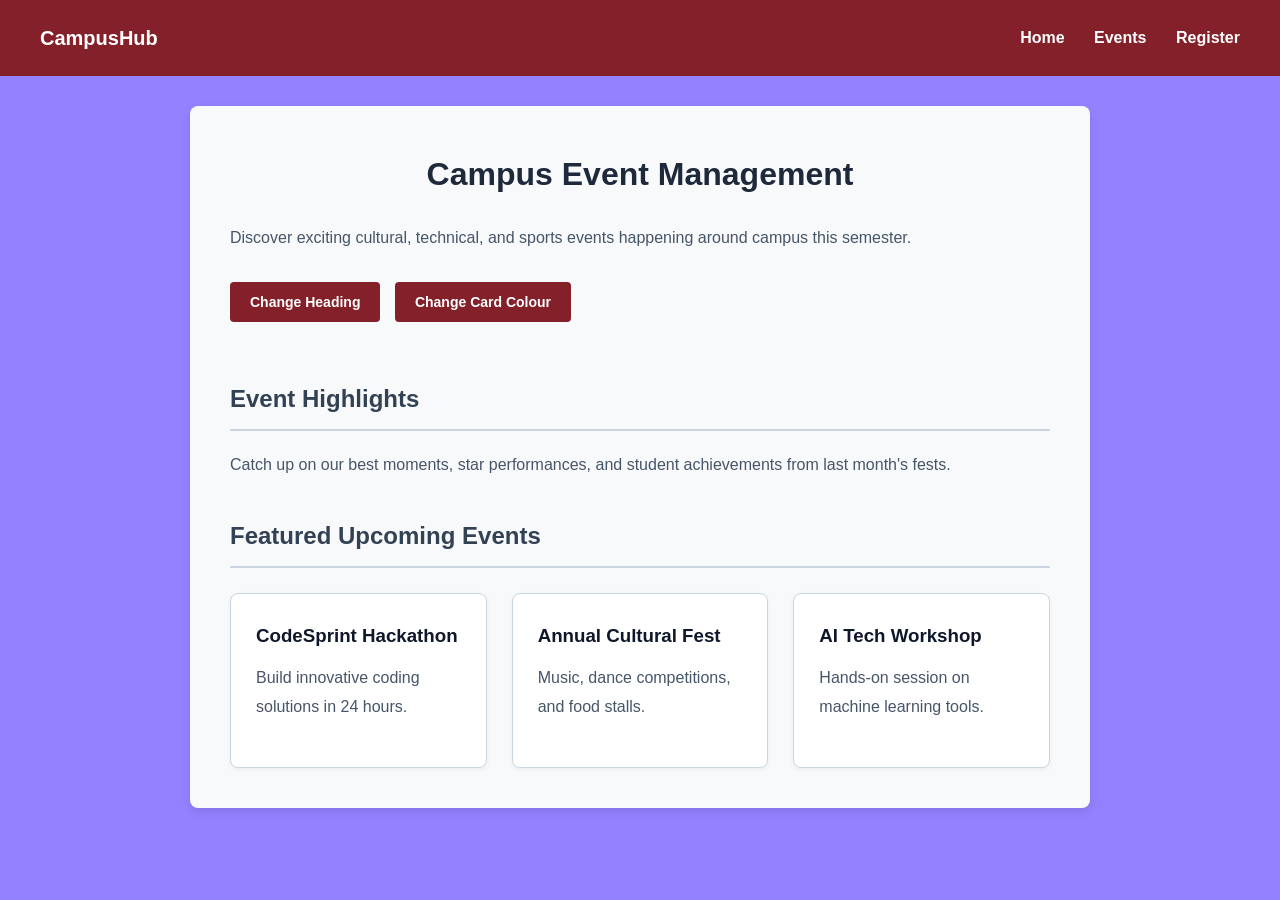
<file: index.html>
<!DOCTYPE html>
<html lang="en">
<head>
    <meta charset="UTF-8">
    <title>Campus Events - Home</title>
    <link rel="stylesheet" href="style.css">
</head>
<body>

    <nav>
        <div class="brand">CampusHub</div>
        <div class="nav-links">
            <a href="index.html">Home</a>
            <a href="events.html">Events</a>
            <a href="register.html">Register</a>
        </div>
    </nav>

    <div class="container">
        <h1 id="main-heading">Campus Event Management</h1>
        <p>Discover exciting cultural, technical, and sports events happening around campus this semester.</p>

        <button onclick="changeMainHeading()">Change Heading</button>
        <button onclick="changeCardColor()">Change Card Colour</button>
        <div id="highlights-section">
            <h2>Event Highlights</h2>
            <p>Catch up on our best moments, star performances, and student achievements from last month's fests.</p>
        </div>

        <h2>Featured Upcoming Events</h2>
        <div class="card-container">
            <div class="card" id="card-1">
                <h3>CodeSprint Hackathon</h3>
                <p>Build innovative coding solutions in 24 hours.</p>
            </div>
            <div class="card">
                <h3>Annual Cultural Fest</h3>
                <p>Music, dance competitions, and food stalls.</p>
            </div>
            <div class="card">
                <h3>AI Tech Workshop</h3>
                <p>Hands-on session on machine learning tools.</p>
            </div>
        </div>
    </div>

    <script src="script.js"></script>
</body>
</html>
</file>
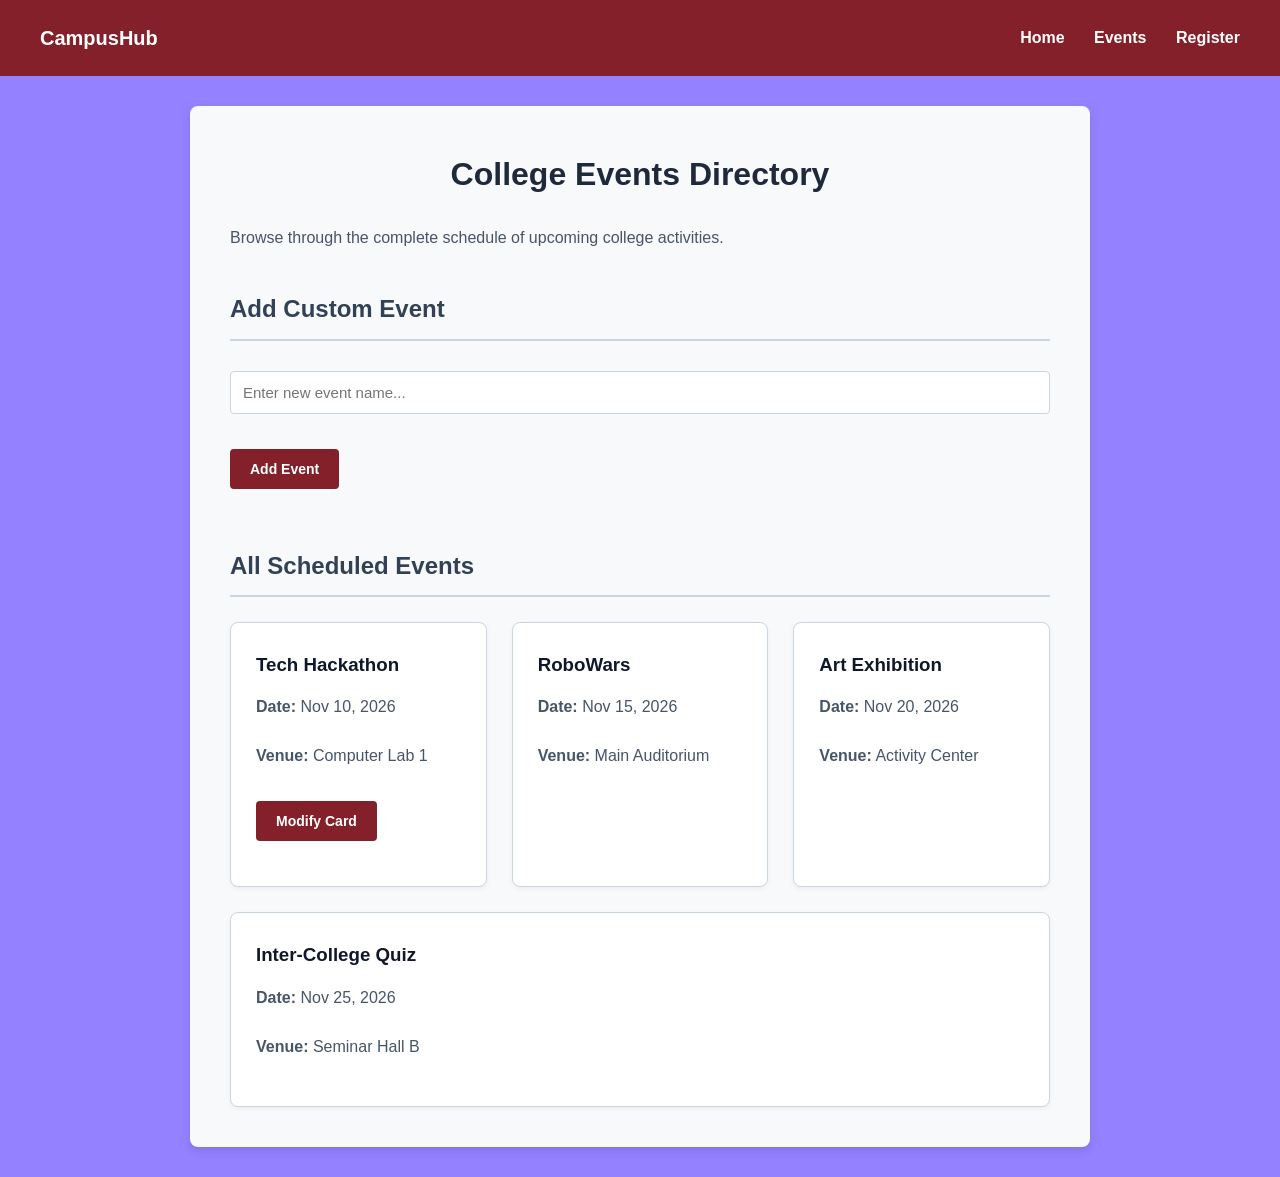
<file: events.html>
<!DOCTYPE html>
<html lang="en">
<head>
    <meta charset="UTF-8">
    <title>Campus Events - Directory</title>
    <link rel="stylesheet" href="style.css">
</head>
<body>

    <nav>
        <div class="brand">CampusHub</div>
        <div class="nav-links">
            <a href="index.html">Home</a>
            <a href="events.html">Events</a>
            <a href="register.html">Register</a>
        </div>
    </nav>

    <div class="container">
        <h1>College Events Directory</h1>
        <p>Browse through the complete schedule of upcoming college activities.</p>

        <h2>Add Custom Event</h2>
        <input type="text" id="newEventInput" placeholder="Enter new event name...">
        <button onclick="addNewEvent()">Add Event</button>
        <p id="eventDisplayArea" style="font-weight: bold;"></p>

        <h2>All Scheduled Events</h2>
        <div class="card-container">
            <div class="card">
                <h3 id="card2-title">Tech Hackathon</h3>
                <p><strong>Date:</strong> Nov 10, 2026</p>
                <p><strong>Venue:</strong> Computer Lab 1</p>
                <button onclick="modifyEventCard()">Modify Card</button>
            </div>
            <div class="card">
                <h3>RoboWars</h3>
                <p><strong>Date:</strong> Nov 15, 2026</p>
                <p><strong>Venue:</strong> Main Auditorium</p>
            </div>
            <div class="card">
                <h3>Art Exhibition</h3>
                <p><strong>Date:</strong> Nov 20, 2026</p>
                <p><strong>Venue:</strong> Activity Center</p>
            </div>
            <div class="card">
                <h3>Inter-College Quiz</h3>
                <p><strong>Date:</strong> Nov 25, 2026</p>
                <p><strong>Venue:</strong> Seminar Hall B</p>
            </div>
        </div>
    </div>

    <script src="script.js"></script>
</body>
</html>
</file>
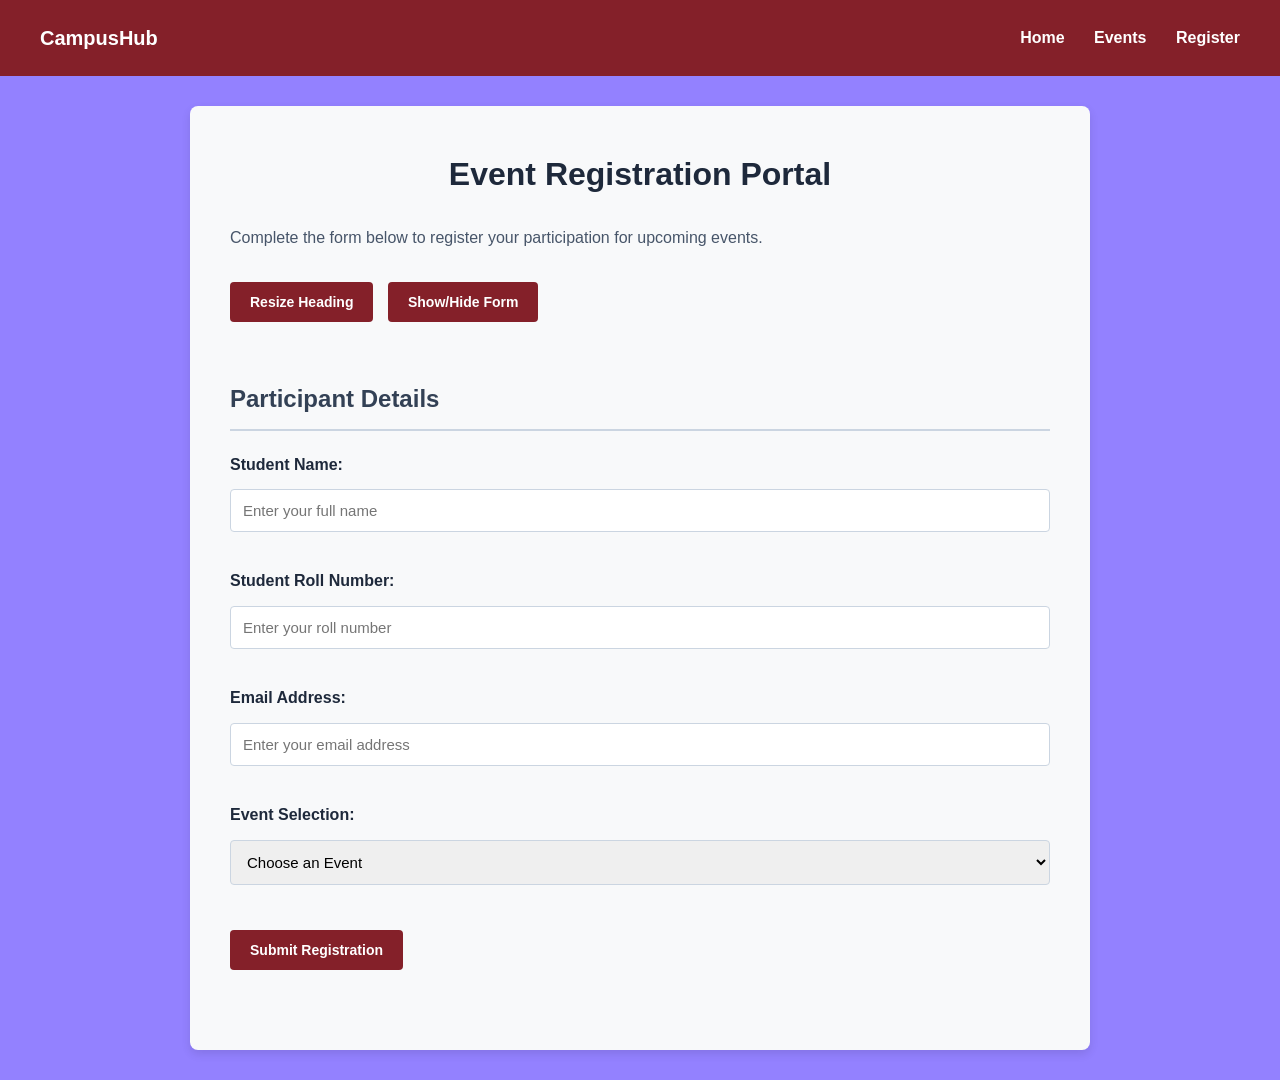
<file: register.html>
<!DOCTYPE html>
<html lang="en">
<head>
    <meta charset="UTF-8">
    <title>Campus Events - Register</title>
    <link rel="stylesheet" href="style.css">
</head>
<body>

    <nav>
        <div class="brand">CampusHub</div>
        <div class="nav-links">
            <a href="index.html">Home</a>
            <a href="events.html">Events</a>
            <a href="register.html">Register</a>
        </div>
    </nav>

    <div class="container">
        <h1 id="reg-heading">Event Registration Portal</h1>
        <p>Complete the form below to register your participation for upcoming events.</p>

        <button onclick="changeHeadingSize()">Resize Heading</button>
        <button onclick="toggleForm()">Show/Hide Form</button>

        <form id="registrationForm" onsubmit="handleRegistration(event)" style="margin-top: 20px;">
            <h2>Participant Details</h2>
            
            <label>Student Name:</label>
            <input type="text" id="studentName" placeholder="Enter your full name">

            <label>Student Roll Number:</label>
            <input type="text" id="rollNumber" placeholder="Enter your roll number">

            <label>Email Address:</label>
            <input type="email" id="email" placeholder="Enter your email address">

            <label>Event Selection:</label>
            <select id="eventChoice">
                <option value="">Choose an Event</option>
                <option value="Tech Hackathon">Tech Hackathon</option>
                <option value="RoboWars">RoboWars</option>
                <option value="Art Exhibition">Art Exhibition</option>
                <option value="Inter-College Quiz">Inter-College Quiz</option>
            </select>

            <button type="submit" style="margin-top: 20px;">Submit Registration</button>
        </form>

        <p id="regMessage" style="font-weight: bold; margin-top: 20px;"></p>
    </div>

    <script src="script.js"></script>
</body>
</html>
</file>
<file: style.css>
/* Base Layout & Reset */
* { box-sizing: border-box; margin: 0; padding: 0; font-family: 'Segoe UI', Tahoma, Geneva, Verdana, sans-serif; }
body { background-color: #9381ff; color: #333; line-height: 1.8; } /* Soft purple background like your reference */

/* Navigation Bar */
nav { background-color: #842029; display: flex; justify-content: space-between; align-items: center; padding: 20px 40px; margin-bottom: 30px; }
nav .brand { color: #fff; font-size: 20px; font-weight: bold; }
nav .nav-links a { color: #fff; text-decoration: none; margin-left: 25px; font-size: 16px; font-weight: 600; }
nav .nav-links a:hover { text-decoration: underline; }

/* Main Container Box with Generous Spacing */
.container { max-width: 900px; margin: 30px auto; padding: 40px; background: #f8f9fa; border-radius: 8px; box-shadow: 0 4px 10px rgba(0,0,0,0.1); }

/* Headings with spacing */
h1 { color: #1e293b; margin-bottom: 20px; font-size: 32px; text-align: center; }
h2 { color: #334155; margin: 35px 0 20px 0; font-size: 24px; border-bottom: 2px solid #cbd5e1; padding-bottom: 8px; }
p { margin-bottom: 20px; color: #475569; font-size: 16px; }

/* Flexbox Cards with internal padding and gaps */
.card-container { display: flex; gap: 25px; flex-wrap: wrap; margin-top: 25px; }
.card { background: #ffffff; border: 1px solid #cbd5e1; padding: 25px; flex: 1; min-width: 250px; border-radius: 8px; box-shadow: 0 2px 5px rgba(0,0,0,0.05); }
.card h3 { color: #0f172a; margin-bottom: 12px; }

/* Interactive Elements & Spacing */
button { background-color: #842029; color: white; border: none; padding: 12px 20px; border-radius: 4px; cursor: pointer; margin: 10px 10px 20px 0; font-weight: 600; font-size: 14px; }
button:hover { background-color: #60141b; }

input, select { width: 100%; padding: 12px; margin: 10px 0 25px 0; border: 1px solid #cbd5e1; border-radius: 4px; font-size: 15px; }
label { font-weight: bold; color: #1e293b; display: block; margin-top: 10px; }
</file>
